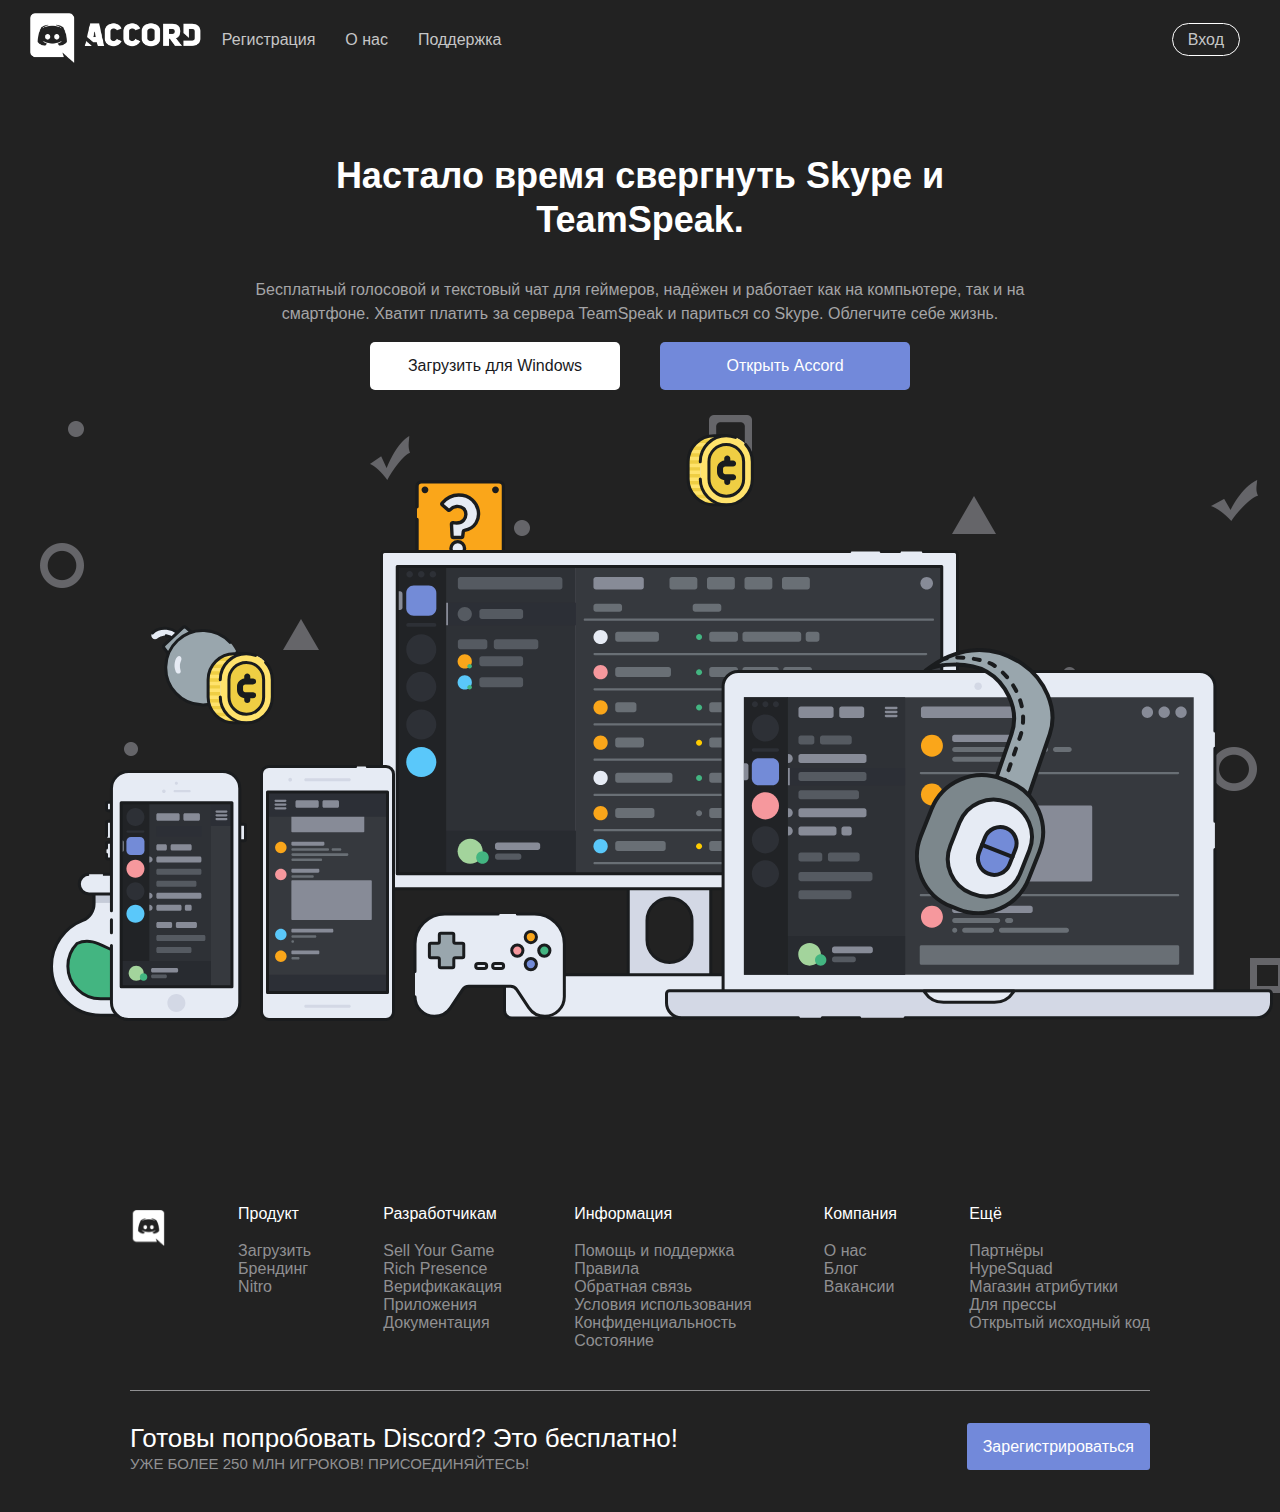
<file: index.html>
<!doctype html>
<html lang="en">
<head>
    <meta charset="UTF-8">
    <meta name="viewport"
          content="width=device-width, user-scalable=no, initial-scale=1.0, maximum-scale=1.0, minimum-scale=1.0">
    <meta http-equiv="X-UA-Compatible" content="ie=edge">
    <link rel="stylesheet" href="css/app.css">
    <link rel="stylesheet" href="https://use.fontawesome.com/releases/v5.8.1/css/all.css"
          integrity="sha384-50oBUHEmvpQ+1lW4y57PTFmhCaXp0ML5d60M1M7uH2+nqUivzIebhndOJK28anvf" crossorigin="anonymous">
    <link href="https://fonts.googleapis.com/css?family=Roboto+Condensed:300,400&amp;subset=cyrillic" rel="stylesheet"
          type='text/css'>
    <title>Main_page</title>
</head>
<body>
<main class="index_wrapper">
    <header class="global-header">
        <div class="nav_panel">
            <div class="nav_panel__child img">
                <a class="logo-container__link" title="Home" href="/index.html">
                    <img class="logo" src="img/default.png">
                </a>
            </div>
            <ul class="nav_panel__child navigation">
                <li><a href="registration.html">Регистрация</a></li>
                <li><a href="about.html">О нас</a></li>
                <li><a href="support.html">Поддержка</a></li>
            </ul>
            <div class="nav_panel__child share">
                <a class="social social-tw" href="https://twitter.com/discordapp">
                    <i class="fab fa-twitter-square"></i>
                </a>
                <a class="social social-fb" href="https://www.facebook.com/discordapp">
                    <i class="fab fa-facebook-square"></i>
                </a>
                <a class="social social-inst" href="https://www.instagram.com/discordapp/">
                    <i class="fab fa-instagram"></i>
                </a>
                <a class="button_open" href="https://discordapp.com/channels/@me">Вход</a>
            </div>

            <div id="top">
                <a class="burger" href="#">
                    <span></span>
                </a>
                <div class="mobile-menu">
                    <a href="registration.html">Регистрация</a>
                    <a href="about.html">О нас</a>
                    <a href="support.html">Поддержка</a>
                </div>

            </div>
        </div>
    </header>
    <div class="main_section">
        <div class="main main__upper">
            <h1>Настало время свергнуть Skype и TeamSpeak.</h1>
            <p>Бесплатный голосовой и текстовый чат для геймеров, надёжен и работает как на компьютере,
                так и на смартфоне. Хватит платить за сервера TeamSpeak и париться со Skype. Облегчите себе жизнь.</p>
            <div class="button_wrapper">
                <a class="button download" href="https//discordapp.com/api/download?platform=win" alt="Загрузить Accord"
                   download="">Загрузить для Windows</a>
                <a class="button open_accord" href="https://discordapp.com/login?redirect_to=%2Fchannels%2F%40me">Открыть
                    Accord</a>
                <a class="button button-mobile" href="#" alt="Загрузить Accord"
                   download="">Загрузить из Google play</a>
            </div>
        </div>
        <div class="main main__bottom">
            <!--<img src="img/elements/elements.png">-->
            <img src="img/question.svg" class="question">
            <img src="img/monitor_big.svg" class="monitor_big">
            <img src="img/mixture.svg" class="mixture">
            <img src="img/laptop.svg" class="laptop">
            <img src="img/mob1.svg" class="mob1">
            <img src="img/mob2.svg" class="mob2">
            <img src="img/joystick.svg" class="joystick">
            <img src="img/earphones.svg" class="earphones">
            <img src="img/bomb.svg" class="bomb">
            <img src="img/coin.svg" class="coin_left">
            <img src="img/coin.svg" class="coin_right">
        </div>
    </div>
    <footer class="global-footer">
        <div class="footer_upper">
            <a class="footer_upper_child mini" href="#">
                <img class="minilogo" src="img/mini.png">
            </a>
            <div class="footer_upper_child product"><p>Продукт</p>
                <a href="#">Загрузить</a>
                <a href="#">Брендинг</a>
                <a href="#">Nitrо</a>
            </div>
            <div class="footer_upper_child developers"><p>Разработчикам</p>
                <a href="#">Sell Your Game</a>
                <a href="#">Rich Presence</a>
                <a href="#">Верификакация</a>
                <a href="#">Приложения</a>
                <a href="#">Документация</a>
            </div>
            <div class="footer_upper_child information"><p>Информация</p>
                <a href="/support.html">Помощь и поддержка</a>
                <a href="#">Правила</a>
                <a href="#">Обратная связь</a>
                <a href="#">Условия использования</a>
                <a href="#">Конфиденциальность</a>
                <a href="#">Состояние</a>
            </div>
            <div class="footer_upper_child company"><p>Компания</p>
                <a href="about.html">О нас</a>
                <a href="#">Блог</a>
                <a href="#">Вакансии</a>
            </div>
            <div class="footer_upper_child else"><p>Ещё</p>
                <a href="#">Партнёры</a>
                <a href="#">HypeSquad</a>
                <a href="#">Магазин атрибутики</a>
                <a href="#">Для прессы</a>
                <a href="#">Открытый исходный код</a>
            </div>
        </div>
        <div class="footer_bottom">
            <div class="footer_bottom_text">
                <h2 class="readyToJoin">Готовы попробовать Discord? Это бесплатно!</h2>
                <h3 class="joinOtherPlayers">УЖЕ БОЛЕЕ 250 МЛН ИГРОКОВ! ПРИСОЕДИНЯЙТЕСЬ!</h3>
            </div>
            <a class="button_registration" href="registration.html">Зарегистрироваться</a>
        </div>
    </footer>
</main>
</body>
<script
        src="https://code.jquery.com/jquery-3.4.0.slim.js"
        integrity="sha256-milezx5lakrZu0OP9b2QWFy1ft/UEUK6NH1Jqz8hUhQ="
        crossorigin="anonymous"></script>
<script src="js/script.js"></script>
</html>
</file>
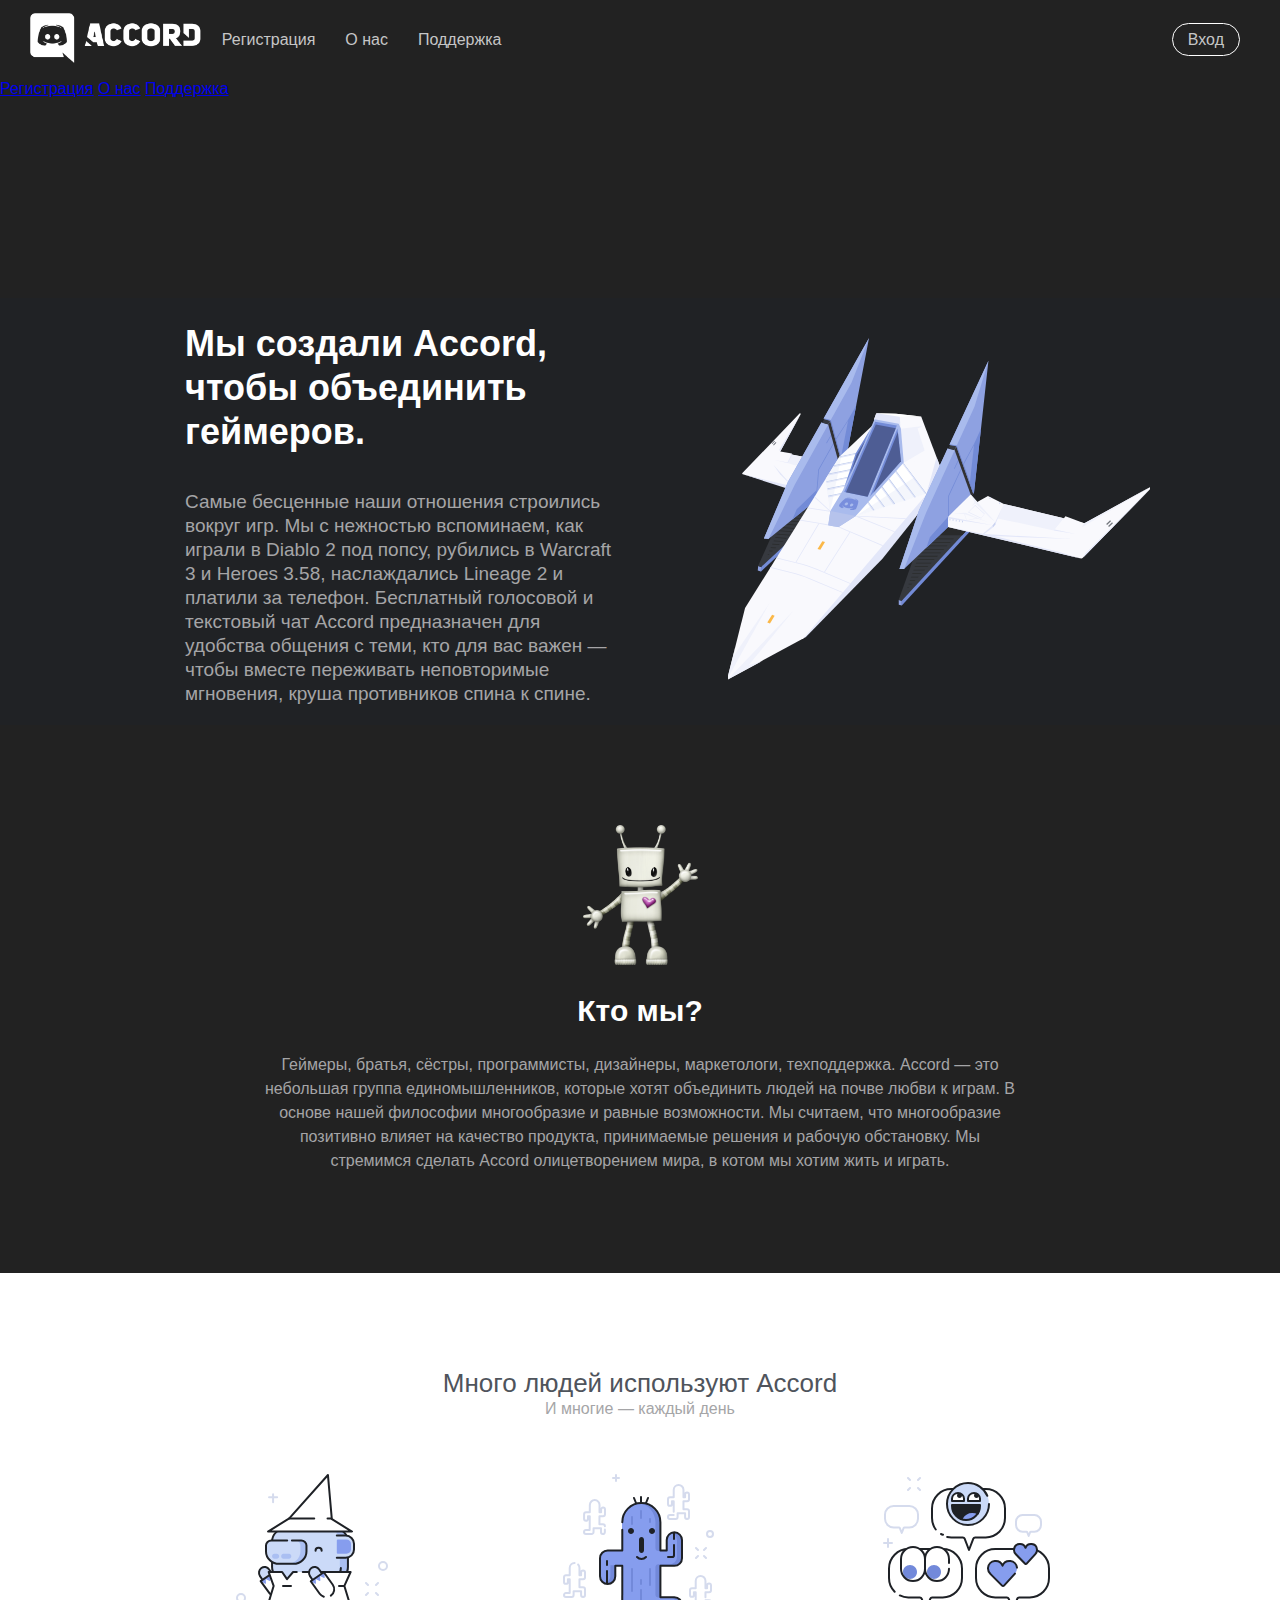
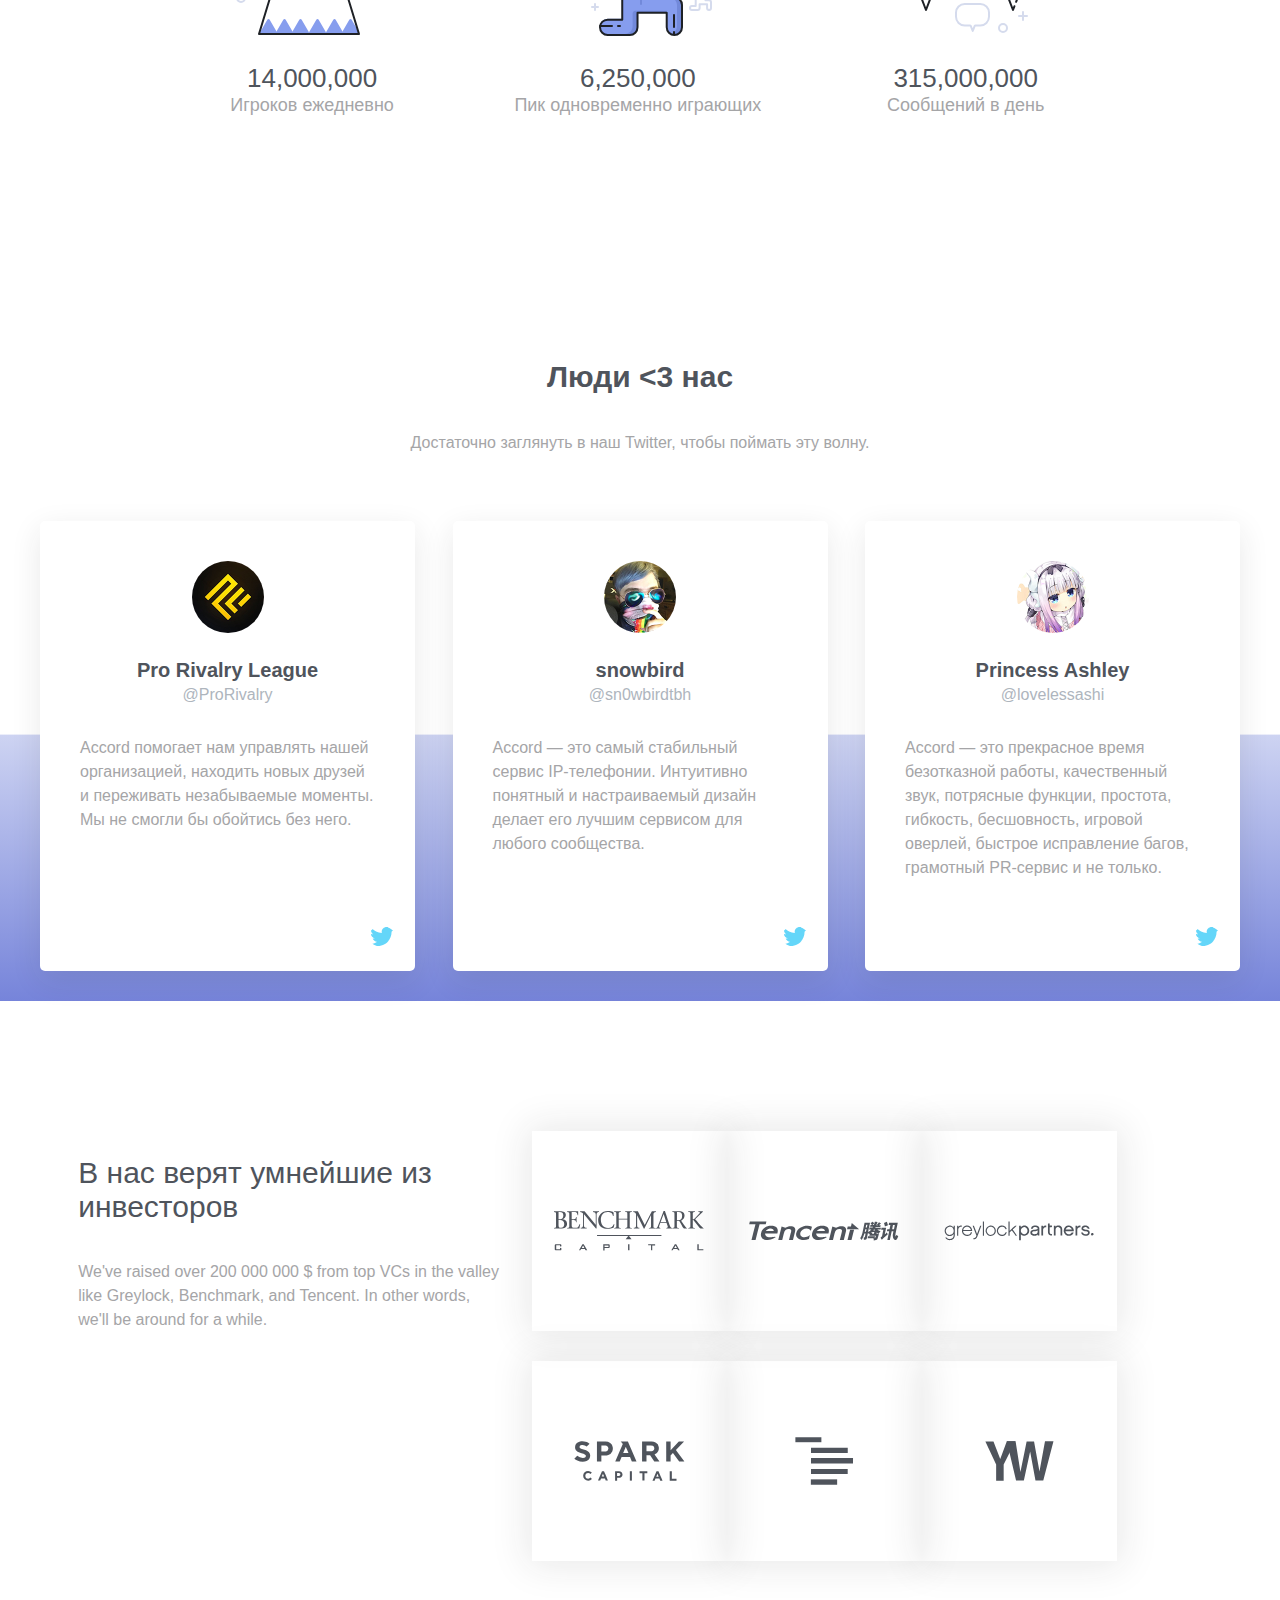
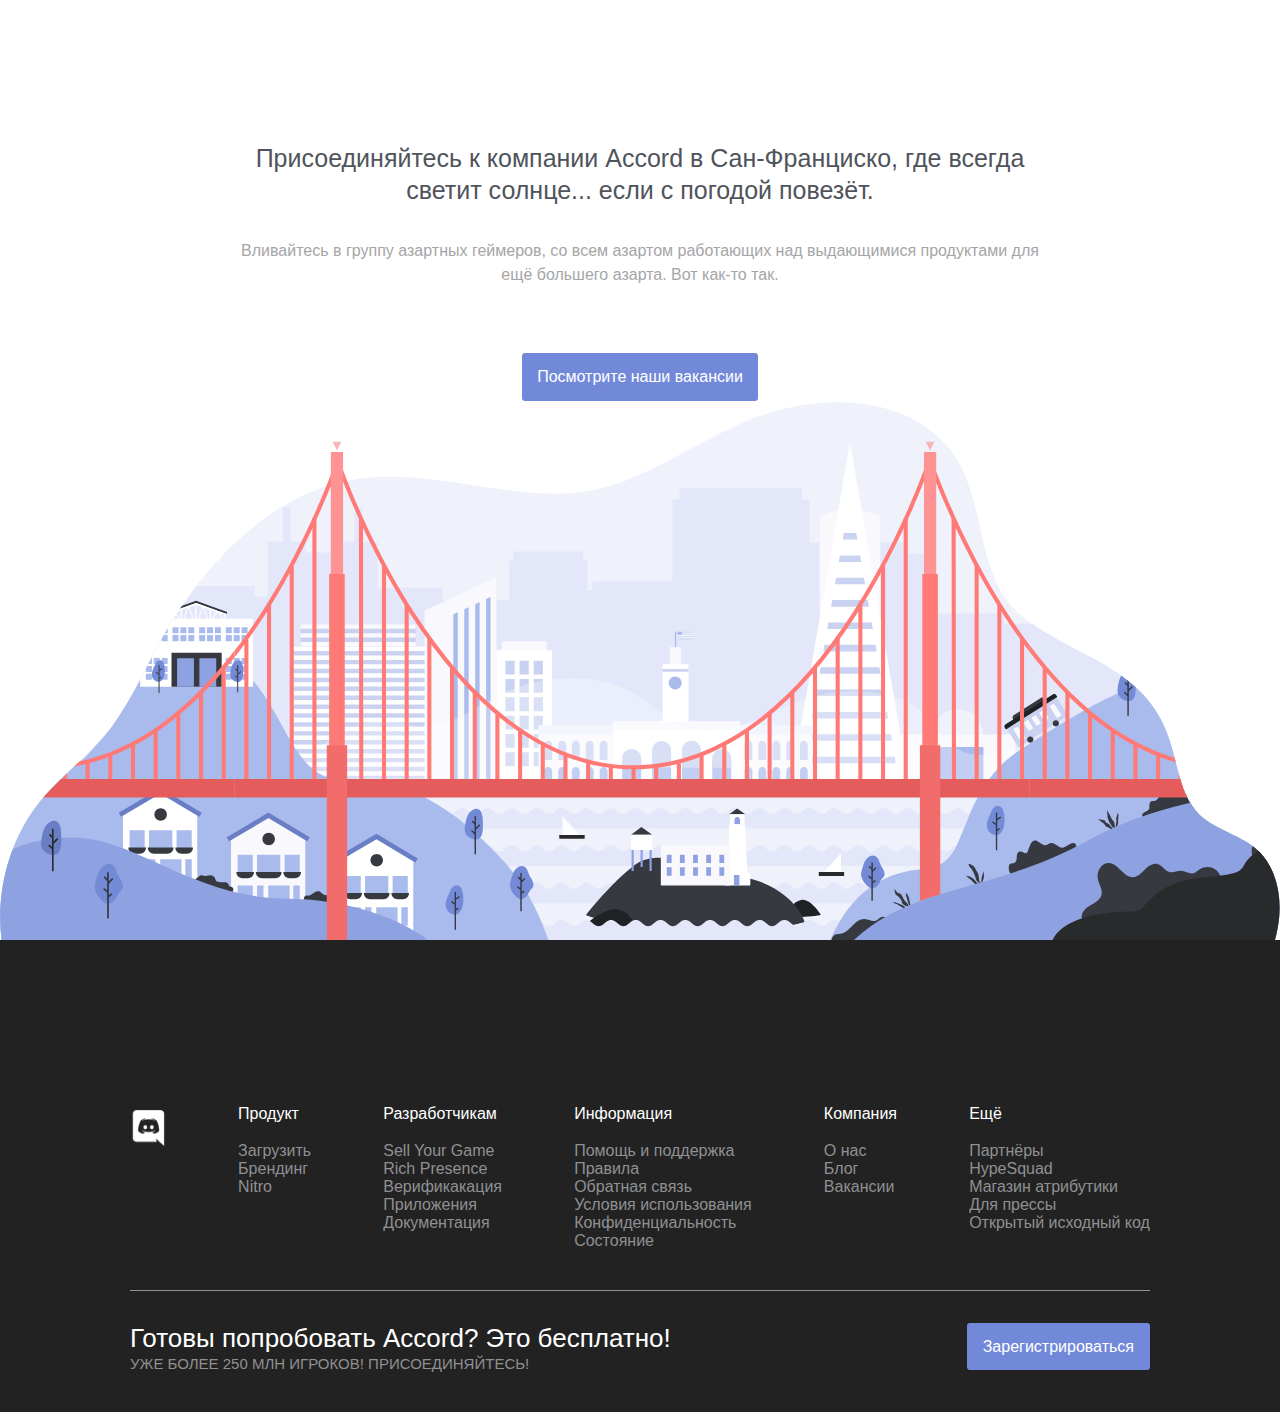
<file: about.html>
<!doctype html>
<html lang="en">
<head>
    <meta charset="UTF-8">
    <meta name="viewport"
          content="width=device-width, user-scalable=no, initial-scale=1.0, maximum-scale=1.0, minimum-scale=1.0">
    <meta http-equiv="X-UA-Compatible" content="ie=edge">
    <link rel="stylesheet" href="css/app.css">
    <link rel="stylesheet" href="https://use.fontawesome.com/releases/v5.8.1/css/all.css"
          integrity="sha384-50oBUHEmvpQ+1lW4y57PTFmhCaXp0ML5d60M1M7uH2+nqUivzIebhndOJK28anvf" crossorigin="anonymous">
    <link href="https://fonts.googleapis.com/css?family=Roboto+Condensed:300,400&amp;subset=cyrillic" rel="stylesheet"
          type='text/css'>
    <title>About_us</title>
</head>
<body>
<main class="about_wrapper">
    <div class="square"></div>
    <header class="global-header">
        <div class="nav_panel">
            <div class="nav_panel__child img">
                <a class="logo-container__link" title="Home" href="/index.html">
                    <img class="logo" src="img/default.png">
                </a>
            </div>
            <ul class="nav_panel__child navigation">
                <li><a href="registration.html">Регистрация</a></li>
                <li><a href="about.html">О нас</a></li>
                <li><a href="support.html">Поддержка</a></li>
            </ul>
            <div class="nav_panel__child share">
                <a class="social social-tw" href="https://twitter.com/discordapp">
                    <i class="fab fa-twitter-square"></i>
                </a>
                <a class="social social-fb" href="https://www.facebook.com/discordapp">
                    <i class="fab fa-facebook-square"></i>
                </a>
                <a class="social social-inst" href="https://www.instagram.com/discordapp/">
                    <i class="fab fa-instagram"></i>
                </a>
                <a class="button_open" href="https://discordapp.com/channels/@me">Вход</a>
            </div>
        </div>
        <div id="top">
            <a class="burger" href="#">
                <span></span>
            </a>
            <div class="mobile-menu">
                <a href="registration.html">Регистрация</a>
                <a href="about.html">О нас</a>
                <a href="support.html">Поддержка</a>
            </div>

        </div>
    </header>
    <div class="what_for_section">
        <div class="what_for_wrapper">
            <div class="what_for_text">
                <h1>Мы создали Accord, чтобы объединить геймеров.</h1>
                <p> Самые бесценные наши отношения строились вокруг игр.
                    Мы с нежностью вспоминаем, как играли в Diablo 2 под попсу, рубились в Warcraft 3 и Heroes 3.58,
                    наслаждались Lineage 2 и платили за телефон.
                    Бесплатный голосовой и текстовый чат Accord предназначен для удобства общения с теми,
                    кто для вас важен — чтобы вместе переживать неповторимые мгновения, круша противников спина к
                    спине.</p>
            </div>
            <div><img src="img/plain.svg" alt="plain"></div>
        </div>
    </div>
    <div class="who_we_are">
        <div class="who_we_are_wrapper">
            <div><img src="img/robot1.png" alt="robot"></div>
            <div class="who_we_are_text">
                <h2>Кто мы?</h2>
                <p> Геймеры, братья, сёстры, программисты, дизайнеры, маркетологи,
                    техподдержка. Accord — это небольшая группа единомышленников, которые
                    хотят объединить людей на почве любви к играм. В основе нашей философии
                    многообразие и равные возможности. Мы считаем, что многообразие позитивно
                    влияет на качество продукта, принимаемые решения и рабочую обстановку. Мы
                    стремимся сделать Accord олицетворением мира, в котом мы хотим жить и
                    играть.</p>
            </div>
        </div>
    </div>
    <div class="how_many">
        <div class="how_many_wrapper">
            <div class="how_many_text">
                <h3>Много людей используют Accord</h3>
                <p> И многие — каждый день</p>
            </div>
            <div class="how_many_statistic">
                <div class="statistic_child players">
                    <img src="img/dwarf.svg" alt="dwarf">
                    <h3>14,000,000</h3>
                    <p>Игроков ежедневно</p>
                </div>
                <div class="statistic_child pik">
                    <img src="img/cactus.svg" alt="cactus">
                    <h3>6,250,000</h3>
                    <p>Пик одновременно играющих</p>
                </div>
                <div class="statistic_child messages">
                    <img src="img/messages.svg" alt="messages">
                    <h3>315,000,000</h3>
                    <p>Сообщений в день</p>
                </div>
            </div>
        </div>
    </div>
    <div class="reviews">
        <div class="reviews_wrapper">
            <div class="reviews_text">
                <h2>Люди <3 нас</h2>
                <p> Достаточно заглянуть в наш Twitter, чтобы поймать эту волну.</p>
            </div>
            <div class="feedback">
                <div class="feedback_child first">
                    <img src="img/avatars/first.jpg" alt="ProRivalry">
                    <h4>Pro Rivalry League</h4>
                    <div class="user_name">@ProRivalry</div>
                    <p>Accord помогает нам управлять нашей организацией,
                        находить новых друзей и переживать незабываемые моменты.
                        Мы не смогли бы обойтись без него.</p>
                    <a class="tweetLink" href="https://twitter.com/ProRivalry/status/864916530286411776"
                       target="_blank">
                        <img src="img/twitter_blue.svg" alt="Twitter">
                    </a>
                </div>
                <div class="feedback_child second">
                    <img src="img/avatars/second.jpg" alt="snowbird">
                    <h4>snowbird</h4>
                    <div class="user_name">@sn0wbirdtbh</div>
                    <p>Accord — это самый стабильный сервис IP-телефонии.
                        Интуитивно понятный и настраиваемый дизайн делает его лучшим сервисом
                        для любого сообщества.</p>
                    <a class="tweetLink" href="https://twitter.com/snowbirdtbh/status/864934396373151745"
                       target="_blank">
                        <img src="img/twitter_blue.svg" alt="Twitter">
                    </a>
                </div>
                <div class="feedback_child third">
                    <img src="img/avatars/third.jpg" alt="Princess Ashley">
                    <h4>Princess Ashley</h4>
                    <div class="user_name">@lovelessashi</div>
                    <p>Accord — это прекрасное время безотказной работы, качественный звук,
                        потрясные функции, простота, гибкость, бесшовность, игровой оверлей,
                        быстрое исправление багов, грамотный PR-сервис и не только.</p>
                    <a class="tweetLink" href="https://twitter.com/lovelessashi/status/864953511850594304"
                       target="_blank">
                        <img src="img/twitter_blue.svg" alt="Twitter">
                    </a>
                </div>
            </div>
        </div>
        <!--        <div class="leave_it_here">-->
        <!--            <h3>Мы просто оставим это здесь...</h3>-->
        <!--        </div>-->
        <!--        <div class="quotes">-->
        <!--            <div class="quotes_child streamer">-->
        <!--                <p>«Accord реально жгут во всём — от технологий до команды. Не терпится увидеть, что будет дальше».</p>-->
        <!--                <div>ВЕДУЩИЙ СТРИМЕР TWITCH</div>-->
        <!--                <div>LIRIK</div>-->
        <!--            </div>-->
        <!--            <div class="quotes_child moderator">-->
        <!--                <p>«Наше тесное сообщество сложилось благодаря Accord —-->
        <!--                    это был идеальный инструмент для нашего сплочения».</p>-->
        <!--                <div>МОДЕРАТОР /R/OVERWATCH</div>-->
        <!--                <div>WHYTRO</div>-->
        <!--            </div>-->
        <!--            <div class="quotes_child mashable">-->
        <!--                <p>«Accord приобретает всё больший вес. С ним стоит познакомиться,-->
        <!--                    если вы ищете новые способы связи с сообществами ваших любимых игр».</p>-->
        <!--                <div>MASHABLE</div>-->
        <!--                <div>ADAM ROSENBERG</div>-->
        <!--            </div>-->
        <!--        </div>-->
    </div>

    <div class="investors">
        <div class="investors_wrapper">
            <div class="investors_text">
                <h2>В нас верят умнейшие из инвесторов</h2>
                <p> We've raised over 200 000 000 $ from top
                    VCs in the valley like Greylock, Benchmark, and Tencent.
                    In other words, we'll be around for a while.</p>
            </div>
            <div class="investors_name">
                <div class="investors_name_child benchmark">
                    <a href="http://www.benchmark.com/">
                        <img src="img/elements/benchmark.svg" alt="benchmark">
                    </a>
                </div>
                <div class="investors_name_child tencent">
                    <a href="https://www.tencent.com/zh-cn/index.html">
                        <img src="img/elements/tencent.svg" alt="tencent">
                    </a>
                </div>
                <div class="investors_name_child greylock">
                    <a href="https://www.greylock.com/">
                        <img src="img/elements/greylock.svg" alt="greylock">
                    </a>
                </div>
                <div class="investors_name_child sparkcapital">
                    <a href="https://www.sparkcapital.com/">
                        <img src="img/elements/spark.svg" alt="sparkcapital">
                    </a>
                </div>
                <div class="investors_name_child indexventures">
                    <a href="https://www.indexventures.com/">
                        <img src="img/elements/indexventures.svg" alt="indexventures">
                    </a>
                </div>
                <div class="investors_name_child youwebinc">
                    <a href="https://www.youwebinc.com/">
                        <img src="img/elements/youwebinc.svg" alt="youwebinc">
                    </a>
                </div>
            </div>
        </div>
    </div>

    <div class="joinAccord">
        <div class="joinAccord_wrapper">
            <div class="joinAccord_text">
                <h2>Присоединяйтесь к компании Accord в Сан-Франциско, где всегда светит солнце...
                    если с погодой повезёт.</h2>
                <p> Вливайтесь в группу азартных геймеров, со всем азартом работающих над выдающимися
                    продуктами для ещё большего азарта. Вот как-то так.</p>
            </div>
            <div class="joinAccord_vacancies">
                <a href="#">Посмотрите наши вакансии</a>
            </div>
            <img src="img/bridge.svg">
        </div>
    </div>
    <footer class="global-footer">
        <div class="footer_upper">
            <a class="footer_upper_child mini" href="/index.html">
                <img class="minilogo" src="img/mini.png">
            </a>
            <div class="footer_upper_child product"><p>Продукт</p>
                <a href="#">Загрузить</a>
                <a href="#">Брендинг</a>
                <a href="#">Nitrо</a>
            </div>
            <div class="footer_upper_child developers"><p>Разработчикам</p>
                <a href="#">Sell Your Game</a>
                <a href="#">Rich Presence</a>
                <a href="#">Верификакация</a>
                <a href="#">Приложения</a>
                <a href="#">Документация</a>
            </div>
            <div class="footer_upper_child information"><p>Информация</p>
                <a href="support.html">Помощь и поддержка</a>
                <a href="#">Правила</a>
                <a href="#">Обратная связь</a>
                <a href="#">Условия использования</a>
                <a href="#">Конфиденциальность</a>
                <a href="#">Состояние</a>
            </div>
            <div class="footer_upper_child company"><p>Компания</p>
                <a href="about.html">О нас</a>
                <a href="#">Блог</a>
                <a href="#">Вакансии</a>
            </div>
            <div class="footer_upper_child else"><p>Ещё</p>
                <a href="#">Партнёры</a>
                <a href="#">HypeSquad</a>
                <a href="#">Магазин атрибутики</a>
                <a href="#">Для прессы</a>
                <a href="#">Открытый исходный код</a>
            </div>
        </div>
        <div class="footer_bottom">
            <div class="footer_bottom_text">
                <h2 class="readyToJoin">Готовы попробовать Accord? Это бесплатно!</h2>
                <h3 class="joinOtherPlayers">УЖЕ БОЛЕЕ 250 МЛН ИГРОКОВ! ПРИСОЕДИНЯЙТЕСЬ!</h3>
            </div>
            <a class="button_registration ghost" href="registration.html">Зарегистрироваться</a>
        </div>
    </footer>
</main>
<script
        src="https://code.jquery.com/jquery-3.4.0.slim.js"
        integrity="sha256-milezx5lakrZu0OP9b2QWFy1ft/UEUK6NH1Jqz8hUhQ="
        crossorigin="anonymous"></script>
<script src="../js/script.js"></script>
</body>
</html>
</file>
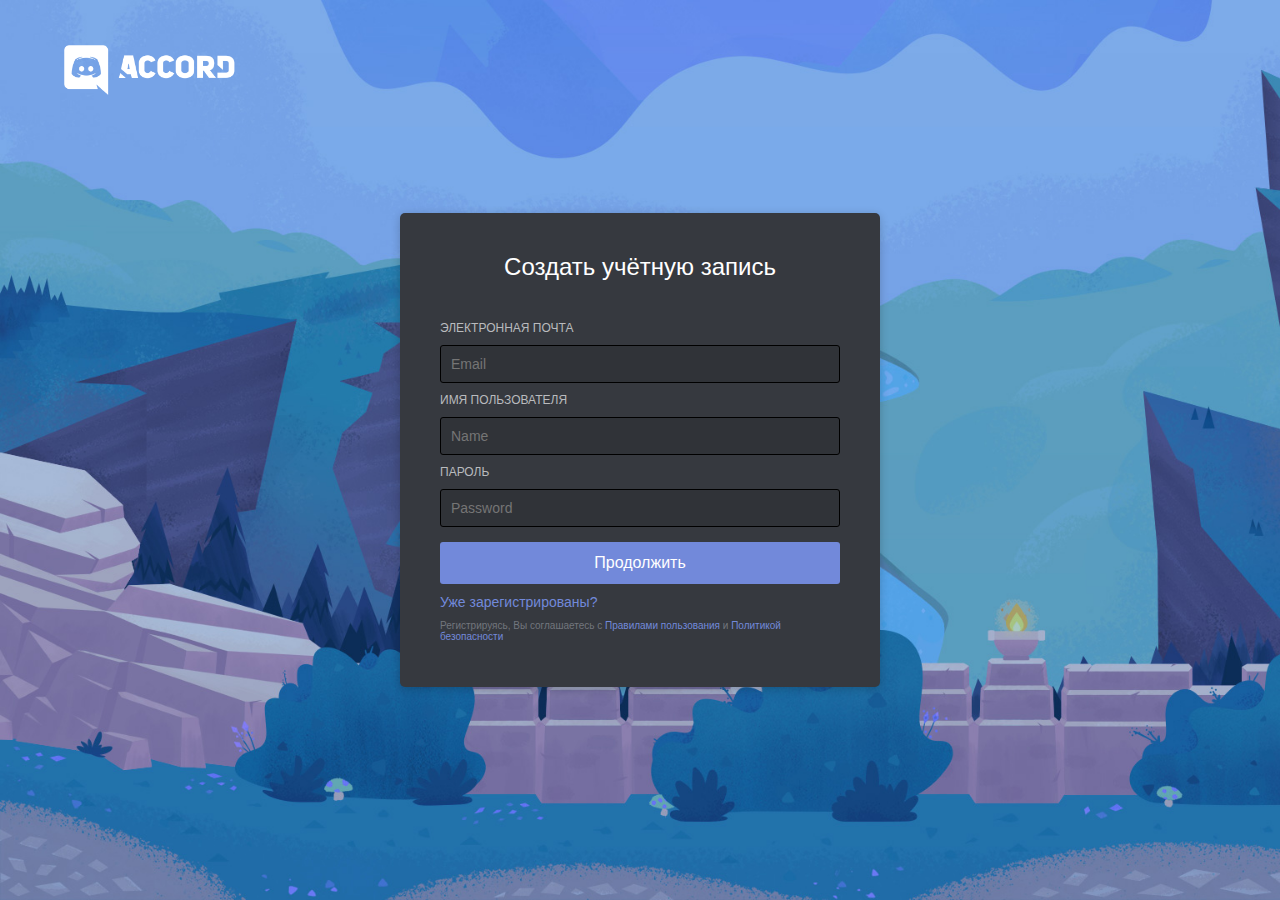
<file: registration.html>
<!DOCTYPE html>
<html lang="en">
<head>
    <meta charset="UTF-8">
    <title>Restration</title>
    <meta name="viewport"
          content="width=device-width, user-scalable=no, initial-scale=1.0, maximum-scale=1.0, minimum-scale=1.0">
    <meta http-equiv="X-UA-Compatible" content="ie=edge">
    <link rel="stylesheet" href="css/app.css">
    <link rel="stylesheet" href="https://use.fontawesome.com/releases/v5.8.1/css/all.css"
          integrity="sha384-50oBUHEmvpQ+1lW4y57PTFmhCaXp0ML5d60M1M7uH2+nqUivzIebhndOJK28anvf" crossorigin="anonymous">
    <link href="https://fonts.googleapis.com/css?family=Roboto+Condensed:300,400&amp;subset=cyrillic" rel="stylesheet"
          type='text/css'>
</head>
<body>
<main class="registration-wrapper">
    <div class="logo-block">
        <a href="index.html">
            <img class="logo-block__img" src="img/default.png">
        </a>
    </div>
    <div class="registration">
        <form action="#" method="post" class="registration-form">
            <h2 class="registration-form__title">Создать учётную запись</h2>
            <label class="registration-form__label" for="email">Электронная почта</label>
            <input class="registration-form__input" type="email" name="email" id="email" placeholder="Email">
            <label class="registration-form__label" for="name"> Имя пользователя</label>
            <input class="registration-form__input" type="text" name="name" id="name" placeholder="Name">
            <label class="registration-form__label" for="password">Пароль</label>
            <input class="registration-form__input" type="password" name="password" id="password"
                   placeholder="Password">
            <input class="registration-form__input_submit " type="submit" value="Продолжить">
            <a class="registration-form__link" href="#">Уже зарегистрированы?</a>
            <span class="registration-form__terms">Регистрируясь, Вы соглашаетесь с
                         <a class="registration-form__link span-link" href="#">Правилами пользования</a> и 
                         <a class="registration-form__link span-link" href="#">Политикой безопасности</a>
                    </span>
        </form>
    </div>
</main>
</body>
</html>
</file>
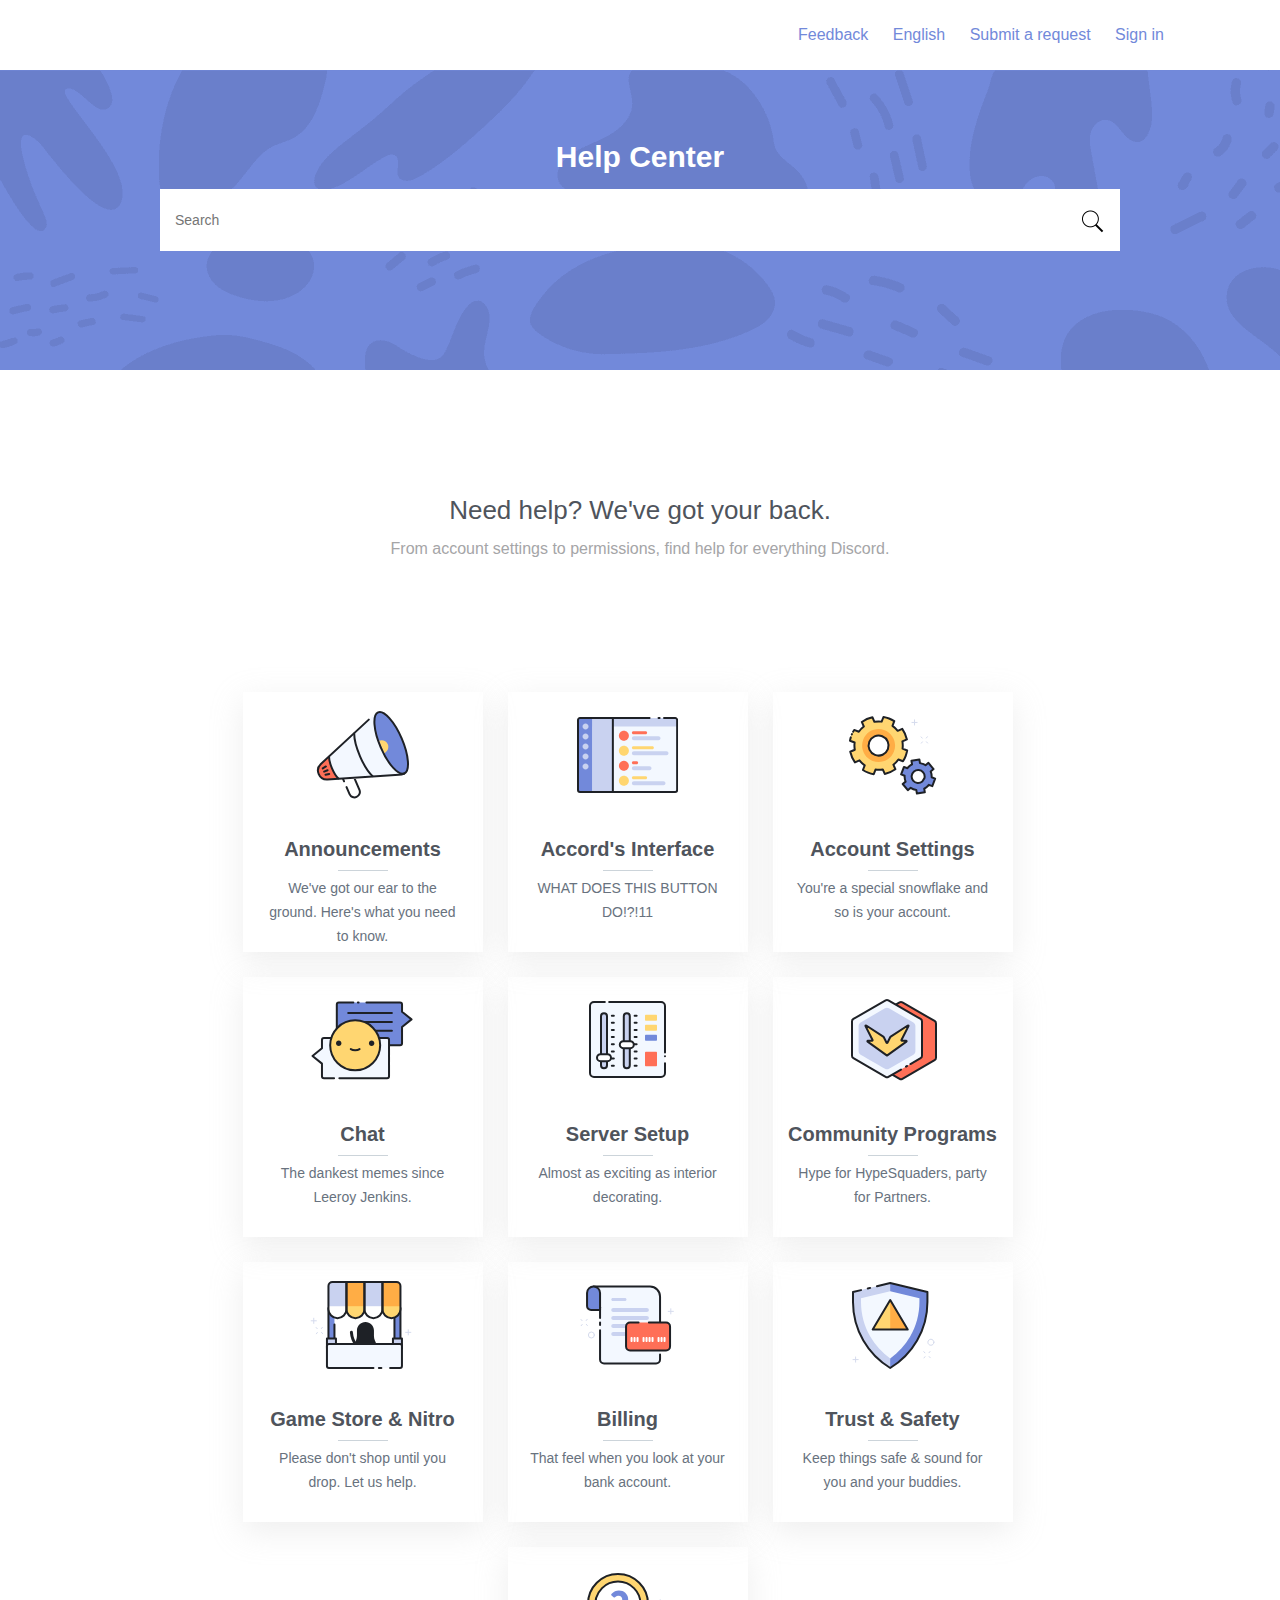
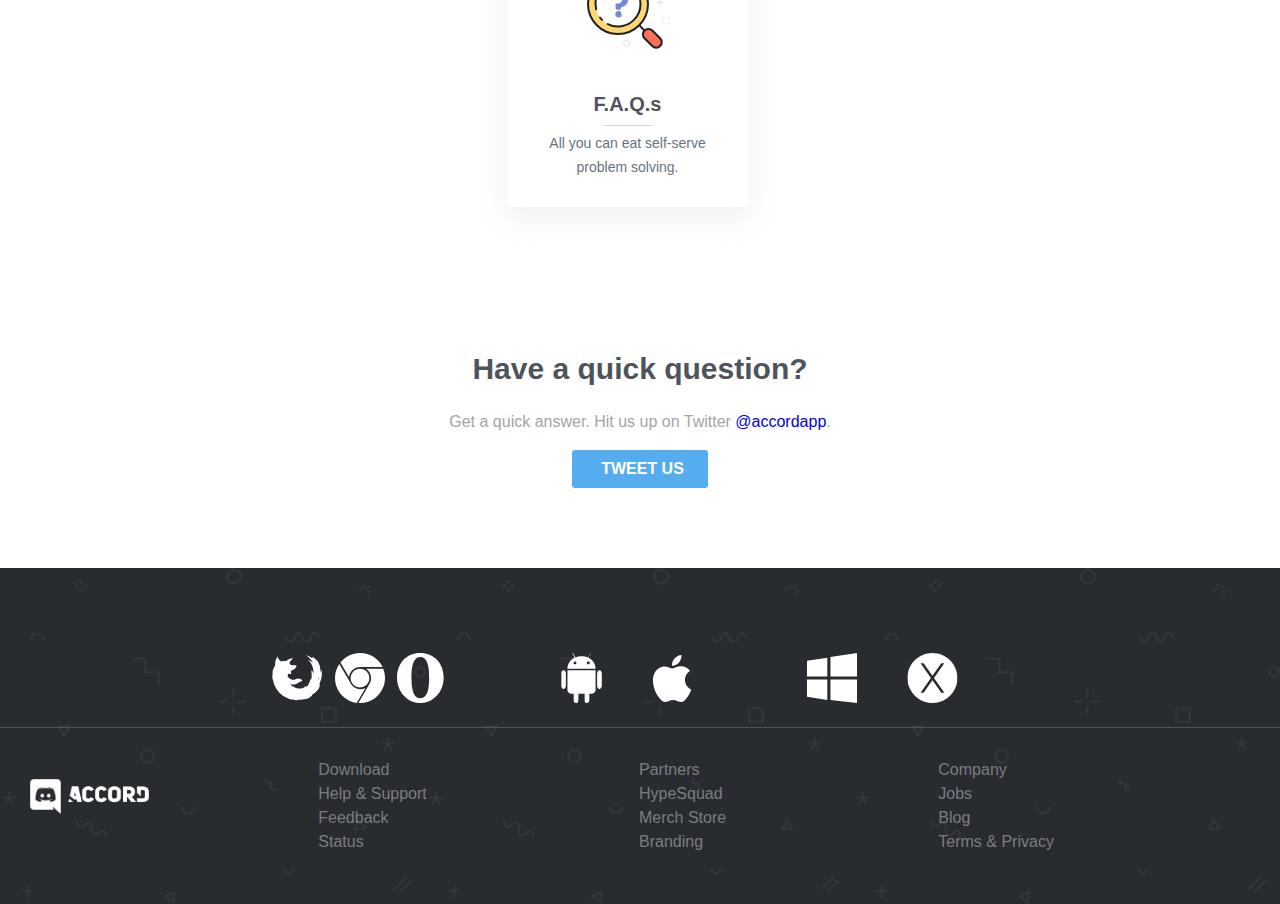
<file: support.html>
<!DOCTYPE html>
<html lang="en">
<head>
    <meta charset="UTF-8">
    <meta name="viewport"
          content="width=device-width, user-scalable=no, initial-scale=1.0, maximum-scale=1.0, minimum-scale=1.0">
    <meta http-equiv="X-UA-Compatible" content="ie=edge">
    <link rel="stylesheet" href="css/app.css">
    <link rel="stylesheet" href="https://use.fontawesome.com/releases/v5.8.1/css/all.css"
          integrity="sha384-50oBUHEmvpQ+1lW4y57PTFmhCaXp0ML5d60M1M7uH2+nqUivzIebhndOJK28anvf" crossorigin="anonymous">
    <link href="https://fonts.googleapis.com/css?family=Roboto+Condensed:300,400&amp;subset=cyrillic" rel="stylesheet"
          type='text/css'>
    <title>Support</title>
</head>
<body>
<main class="support_wrapper">
    <header>
        <div class="header">
            <div class="header_wrapper">
                <div class="logo-container">
                    <a class="logo-container__link" title="Home" href="/index.html">
                        <img class="logo-container__img" src="/img/mini.png" alt="Accord home page">
                    </a>
                </div>
                <div class="navigation">
                    <a class="navigation__link" href="#" alt="Feedback">Feedback</a>
                    <a class="navigation__link" href="#" alt="English">English</a>
                    <a class="navigation__link" href="#" alt="Submit a request"> Submit a request</a>
                    <a class="navigation__link" href="#" alt="Sign in">Sign in</a>
                </div>
            </div>
        </div>
    </header>
    <section class="help-center">
        <div class="help-center_wrapper">
            <h2>Help Center</h2>
            <form class="search-form">
                <input type="search" placeholder="Search">
                <button type="submit"></button>
            </form>
        </div>
    </section>
    <section class="need-help">
        <h3>Need help? We've got your back.</h3>
        <p>From account settings to permissions, find help for everything Discord.</p>
    </section>
    <section class="blocks_wrapper">
        <div class="blocks">
            <a href="#" class="blocks__link">
                <div class="blocks__child announcements">
                    <img src="img/blocks/announcement.svg" alt="announcements">
                    <h4>Announcements</h4>
                    <hr>
                    <p>We've got our ear to the ground. Here's what you need to know.</p>
                </div>
            </a>
            <a href="#" class="blocks__link">
                <div class="blocks__child interface">
                    <img src="img/blocks/interface.svg" alt="interface">
                    <h4>Accord's Interface</h4>
                    <hr>
                    <p>WHAT DOES THIS BUTTON DO!?!11</p>
                </div>
            </a>
            <a href="#" class="blocks__link">
                <div class="blocks__child settings">
                    <img src="img/blocks/settings.svg" alt="settings">
                    <h4>Account Settings</h4>
                    <hr>
                    <p>You're a special snowflake and so is your account.</p>
                </div>
            </a>
            <a href="#" class="blocks__link">
                <div class="blocks__child chat">
                    <img src="img/blocks/chat.svg" alt="chat">
                    <h4>Chat</h4>
                    <hr>
                    <p>The dankest memes since Leeroy Jenkins.</p>
                </div>
            </a>
            <a href="#" class="blocks__link">
                <div class="blocks__child setup">
                    <img src="img/blocks/setup.svg" alt="setup">
                    <h4>Server Setup</h4>
                    <hr>
                    <p>Almost as exciting as interior decorating.</p>
                </div>
            </a>
            <a href="#" class="blocks__link">
                <div class="blocks__child programs">
                    <img src="img/blocks/community.svg" alt="programs">
                    <h4>Community Programs</h4>
                    <hr>
                    <p>Hype for HypeSquaders, party for Partners.</p>
                </div>
            </a>
            <a href="#" class="blocks__link">
                <div class="blocks__child store">
                    <img src="img/blocks/store.svg" alt="store">
                    <h4>Game Store & Nitro</h4>
                    <hr>
                    <p>Please don't shop until you drop. Let us help.</p>
                </div>
            </a>
            <a href="#" class="blocks__link">
                <div class="blocks__child billing">
                    <img src="img/blocks/billing.svg" alt="billing">
                    <h4>Billing</h4>
                    <hr>
                    <p>That feel when you look at your bank account.</p>
                </div>
            </a>
            <a href="#" class="blocks__link">
                <div class="blocks__child trust">
                    <img src="img/blocks/trust.svg" alt="trust">
                    <h4>Trust & Safety</h4>
                    <hr>
                    <p>Keep things safe & sound for you and your buddies.</p>
                </div>
            </a>
            <a href="#" class="blocks__link">
                <div class="blocks__child faq">
                    <img src="img/blocks/faq.svg" alt="faq">
                    <h4>F.A.Q.s</h4>
                    <hr>
                    <p>All you can eat self-serve problem solving.</p>
                </div>
            </a>
        </div>
    </section>
    <section class="tweet-us">
        <h2>Have a quick question?</h2>
        <p>Get a quick answer. Hit us up on Twitter <a href="#">@accordapp</a>.</p>
        <a href="#">
            <div class="twitter-btn">
                <i class="fab fa-twitter"></i>
                Tweet Us
            </div>
        </a>
    </section>
    <footer>
        <div class="footer">
            <div class="footer_wrapper">
                <div class="footer_wrapper__upper_child">
                    <a class="footer_wrapper__upper_child__link" href="registration.html" alt="PC">
                        <img src="/img/devices/browsers.svg">
                    </a>
                    <a class="footer_wrapper__upper_child__link" href="#" alt="Android">
                        <img src="/img/devices/android.svg">
                    </a>
                    <a class="footer_wrapper__upper_child__link" href="#" alt="Apple">
                        <img src="/img/devices/mac.svg">
                    </a>
                    <a class="footer_wrapper__upper_child__link" href="#" alt="Windows">
                        <img src="/img/devices/win.svg">
                    </a>
                    <a class="footer_wrapper__upper_child__link" href="#" alt="OSX">
                        <img src="/img/devices/x.svg">
                    </a>
                </div>

                <div class="footer_wrapper__bottom">
                    <div class="footer-logo-container">
                        <a class="footer-logo-container__link" title="Home" href="/index.html">
                            <img class="footer-logo-container__img" src="/img/default.png" alt="Accord home page">
                        </a>
                    </div>
                    <div class="footer_wrapper__bottom_child first">
                        <a href="#">Download</a>
                        <a href="#">Help & Support</a>
                        <a href="#">Feedback</a>
                        <a href="#">Status</a>
                    </div>
                    <div class="footer_wrapper__bottom_child second">
                        <a href="#">Partners</a>
                        <a href="#">HypeSquad</a>
                        <a href="#">Merch Store</a>
                        <a href="#">Branding</a>
                    </div>
                    <div class="footer_wrapper__bottom_child third">
                        <a href="/support.html">Company</a>
                        <a href="#">Jobs </a>
                        <a href="#">Blog</a>
                        <a href="#">Terms & Privacy</a>
                    </div>
                </div>
            </div>
        </div>
    </footer>
</main>
<script
        src="https://code.jquery.com/jquery-3.4.0.slim.js"
        integrity="sha256-milezx5lakrZu0OP9b2QWFy1ft/UEUK6NH1Jqz8hUhQ="
        crossorigin="anonymous"></script>
<script src="../js/script.js"></script>
</body>
</html>
</file>
<file: css/app.css>
.global-header .nav_panel .navigation, .about_wrapper .what_for_section, .about_wrapper .who_we_are, .about_wrapper .how_many, .about_wrapper .investors, .about_wrapper .investors_name_child, .about_wrapper .investors_name_child a, .support_wrapper .help-center, .support_wrapper .blocks, .support_wrapper .footer_wrapper__upper_child {
  display: flex;
  justify-content: center;
  align-items: center; }

.global-footer, .index_wrapper .main_section, .index_wrapper .main__upper, .about_wrapper .what_for_wrapper .what_for_text, .about_wrapper .who_we_are_wrapper, .about_wrapper .who_we_are_text, .about_wrapper .how_many_wrapper, .about_wrapper .how_many_text, .about_wrapper .statistic_child, .about_wrapper .reviews, .about_wrapper .reviews_wrapper, .about_wrapper .reviews_text, .about_wrapper .joinAccord_wrapper, .registration-wrapper, .support_wrapper .help-center_wrapper, .support_wrapper .need-help {
  display: flex;
  justify-content: center;
  align-items: center;
  flex-direction: column; }

.global-footer .footer_upper, .global-footer .footer_bottom, .index_wrapper .main__upper .button_wrapper, .about_wrapper .what_for_wrapper, .about_wrapper .feedback, .support_wrapper .header_wrapper {
  display: flex;
  justify-content: space-between;
  align-items: center; }

.about_wrapper .how_many_statistic, .support_wrapper .footer_wrapper__bottom {
  display: flex;
  justify-content: space-around;
  align-items: center; }

.about_wrapper .investors_wrapper {
  display: flex;
  justify-content: center;
  align-items: flex-start; }

html, body {
  box-sizing: border-box;
  margin: 0px;
  padding: 0px;
  font-family: 'Roboto', sans-serif;
  background: #222222;
  color: white; }

.global-header {
  color: #fff;
  width: 100%; }
  .global-header .nav_panel {
    display: flex;
    padding: 0 30px;
    height: 80px;
    align-items: center; }
    .global-header .nav_panel__child .logo {
      height: 50px;
      width: auto; }
    .global-header .nav_panel .navigation {
      list-style-type: none;
      padding: 0;
      margin-left: 10px;
      justify-content: flex-start; }
      @media (max-width: 768px) {
        .global-header .nav_panel .navigation {
          display: none; } }
      .global-header .nav_panel .navigation li {
        margin-right: 30px; }
        .global-header .nav_panel .navigation li a {
          text-decoration: none;
          display: block;
          color: #C6C6C7; }
          .global-header .nav_panel .navigation li a:hover {
            color: #ffffff; }
    .global-header .nav_panel .share {
      margin-left: auto; }
      .global-header .nav_panel .share a {
        text-decoration: none;
        color: #C6C6C7;
        margin-right: 10px; }
        .global-header .nav_panel .share a:hover {
          color: #ffffff; }
      @media (max-width: 768px) {
        .global-header .nav_panel .share {
          display: none; } }
    .global-header .nav_panel .button_open {
      text-decoration: none;
      border: 1px solid white;
      border-radius: 25px;
      padding: 7px 15px; }
      .global-header .nav_panel .button_open font {
        size: 10px; }
      @media (max-width: 768px) {
        .global-header .nav_panel .button_open {
          display: none; } }
    .global-header .nav_panel .burger {
      display: none;
      cursor: pointer;
      padding: 12px 0;
      position: fixed;
      top: 20px;
      right: 20px;
      z-index: 3; }
      @media (max-width: 768px) {
        .global-header .nav_panel .burger {
          display: block; } }
    .global-header .nav_panel .burger span {
      position: relative;
      display: block;
      width: 30px;
      height: 5px;
      border-radius: 2px;
      background: #fff;
      transition: all 0.2s ease-in-out; }
    .global-header .nav_panel .burger span:before, .global-header .nav_panel .burger span:after {
      position: absolute;
      background: #fff;
      content: "";
      width: 30px;
      height: 5px;
      border-radius: 1px;
      transition: all 0.2s ease-in-out; }
    .global-header .nav_panel .burger span:before {
      top: -10px; }
    .global-header .nav_panel .burger span:after {
      top: 10px; }
    .global-header .nav_panel .burger.active span {
      background: transparent; }
    .global-header .nav_panel .burger.active span:before {
      transform: rotate(45deg) translate(7px, 7px); }
    .global-header .nav_panel .burger.active span:after {
      transform: rotate(-45deg) translate(7px, -7px); }
    .global-header .nav_panel .mobile-menu {
      position: absolute;
      width: 100vw;
      left: 0;
      display: none;
      border-top: 1px solid #5a5a5a; }
      .global-header .nav_panel .mobile-menu.active {
        top: 70px;
        display: flex;
        transition: 0.5s ease-in-out;
        flex-direction: column;
        justify-content: space-around;
        align-items: center;
        background: #202020;
        line-height: 1.3;
        list-style-type: none;
        transition: 0.5s ease-in-out; }
        .global-header .nav_panel .mobile-menu.active a {
          padding: 10px 0;
          font-size: 22px;
          text-decoration: none;
          color: #959595;
          transition: color 0.3s ease;
          border: 1px solid #5a5a5a;
          width: 100vw;
          text-align: center;
          margin-top: -1px; }
        .global-header .nav_panel .mobile-menu.active a:hover {
          color: white; }

.global-footer {
  width: 100%;
  box-sizing: border-box;
  padding-bottom: 40px; }
  .global-footer .footer_upper {
    width: 1020px;
    box-sizing: border-box;
    margin: 150px auto 40px; }
    @media only screen and (min-width: 961px) and (max-width: 1024px) {
      .global-footer .footer_upper {
        max-width: 955px; } }
    @media only screen and (min-width: 768px) and (max-width: 960px), (max-width: 767px) {
      .global-footer .footer_upper {
        flex-flow: row wrap;
        justify-content: center;
        width: auto;
        margin: 70px auto 40px; } }
  .global-footer .footer_upper_child {
    display: flex;
    justify-content: center;
    align-self: flex-start;
    flex-direction: column; }
    @media only screen and (min-width: 768px) and (max-width: 960px), (max-width: 767px) {
      .global-footer .footer_upper_child {
        width: 50%;
        text-align: center; } }
    .global-footer .footer_upper_child a {
      color: #909092;
      text-decoration: none; }
      .global-footer .footer_upper_child a:hover {
        color: white; }
    .global-footer .footer_upper_child p {
      color: white; }
    .global-footer .footer_upper_child .minilogo {
      width: 36px;
      height: 36px;
      margin: 20px auto; }
  .global-footer .footer_bottom {
    width: 1020px;
    padding-top: 30px;
    border-top: 1px solid #909092; }
    @media only screen and (min-width: 961px) and (max-width: 1024px) {
      .global-footer .footer_bottom {
        max-width: 955px; } }
    @media only screen and (min-width: 768px) and (max-width: 960px), (max-width: 767px) {
      .global-footer .footer_bottom {
        display: flex;
        justify-content: space-between;
        align-self: center;
        flex-direction: column; } }
    @media (max-width: 545px) {
      .global-footer .footer_bottom {
        width: auto;
        max-width: 315px; } }
    @media (max-width: 320px) {
      .global-footer .footer_bottom {
        width: auto;
        max-width: 250px; } }
  .global-footer .footer_bottom_text h2 {
    font-size: 26px;
    font-weight: 400;
    line-height: 34px;
    margin: 0;
    outline: 0;
    padding: 0; }
  .global-footer .footer_bottom_text h3 {
    color: #909092;
    font-size: 15px;
    font-weight: 400;
    margin: 0;
    outline: 0;
    padding: 0;
    vertical-align: baseline;
    line-height: 1.15; }
  .global-footer .button_registration {
    text-decoration: none;
    border-radius: 3px;
    line-height: 15px;
    padding: 16px;
    background-color: #7289DA;
    color: white; }
    .global-footer .button_registration font {
      size: 15px; }
    .global-footer .button_registration:hover {
      transform: scale(0.9); }
    @media only screen and (min-width: 768px) and (max-width: 960px), (max-width: 767px) {
      .global-footer .button_registration {
        margin-top: 20px; } }

h1 {
  font-size: 36px;
  font-weight: 700;
  color: white;
  line-height: 44px; }

h2 {
  font-size: 30px;
  font-weight: 600;
  line-height: 1.13; }

h3 {
  font-size: 26px;
  font-weight: 500;
  color: #4F545C;
  line-height: 1.1;
  margin-bottom: 0; }

h4 {
  font-size: 20px;
  font-weight: 600;
  color: #4F545C;
  line-height: 1.1;
  margin-bottom: 0; }

p {
  color: #a5a5a7;
  line-height: 24px;
  margin-top: 12px; }
  p font {
    size: 18px;
    weight: 400; }

.index_wrapper .main_section {
  width: 100%; }
.index_wrapper .main__upper {
  box-sizing: border-box;
  max-width: 800px;
  margin-top: 50px;
  text-align: center; }
  @media (max-width: 768px) {
    .index_wrapper .main__upper {
      max-width: 700px;
      text-align: center; } }
  @media (max-width: 545px) {
    .index_wrapper .main__upper {
      max-width: 500px; } }
  @media (max-width: 480px) {
    .index_wrapper .main__upper {
      max-width: 335px; } }
  @media (max-width: 375px) {
    .index_wrapper .main__upper {
      max-width: 285px; } }
  .index_wrapper .main__upper .button_wrapper {
    width: 540px; }
    @media (max-width: 768px) {
      .index_wrapper .main__upper .button_wrapper {
        flex-direction: column; } }
  .index_wrapper .main__upper .button {
    display: block;
    box-sizing: border-box;
    width: 250px;
    background-color: #fff;
    border-radius: 5px;
    color: #18191c;
    text-decoration: none;
    text-align: center;
    padding: 15px 15px; }
    .index_wrapper .main__upper .button:hover {
      transform: scale(0.9); }
    .index_wrapper .main__upper .button font {
      size: 10px; }
    @media (max-width: 768px) {
      .index_wrapper .main__upper .button {
        display: none; } }
  .index_wrapper .main__upper .open_accord {
    background-color: #7289DA;
    color: white; }
  .index_wrapper .main__upper .button-mobile {
    display: none; }
    @media (max-width: 768px) {
      .index_wrapper .main__upper .button-mobile {
        display: block; } }
.index_wrapper .main__bottom {
  position: relative;
  width: 100%;
  max-width: 1366px;
  height: 650px;
  background: url("../img/elements/elements.png") no-repeat; }
  .index_wrapper .main__bottom img {
    position: absolute; }
    @media (max-width: 767px) {
      .index_wrapper .main__bottom img {
        display: none;
        height: 300px; } }
  @media (max-width: 767px) {
    .index_wrapper .main__bottom {
      height: 300px; } }
  @media only screen and (min-width: 961px) and (max-width: 1024px), only screen and (min-width: 768px) and (max-width: 960px) {
    .index_wrapper .main__bottom {
      left: -110px; } }
  @media (max-width: 768px) {
    .index_wrapper .main__bottom {
      background: none; } }
  @media (max-width: 767px) {
    .index_wrapper .main__bottom .mob1 {
      display: block;
      bottom: auto;
      left: 20%;
      top: 20%; } }
  @media (max-width: 545px) {
    .index_wrapper .main__bottom .mob1 {
      left: 5%; } }
  @media (max-width: 320px) {
    .index_wrapper .main__bottom .mob1 {
      left: 25%; } }
  @media (max-width: 767px) {
    .index_wrapper .main__bottom .mob2 {
      display: block;
      bottom: auto;
      left: 55%;
      top: 20%; } }
  @media (max-width: 320px) {
    .index_wrapper .main__bottom .mob2 {
      display: none; } }
.index_wrapper .question {
  left: 415px;
  top: 90px; }
.index_wrapper .monitor_big {
  left: 380px;
  top: 160px; }
.index_wrapper .laptop {
  left: 665px;
  top: 280px; }
  @media only screen and (min-width: 768px) and (max-width: 960px) {
    .index_wrapper .laptop {
      display: none; } }
.index_wrapper .mob1 {
  top: 375px;
  left: 260px; }
.index_wrapper .mob2 {
  top: 380px;
  left: 105px; }
.index_wrapper .mixture {
  top: 425px;
  left: 50px; }
.index_wrapper .joystick {
  top: 520px;
  left: 410px; }
.index_wrapper .earphones {
  top: 258px;
  right: 225px; }
  @media only screen and (min-width: 961px) and (max-width: 1024px) {
    .index_wrapper .earphones {
      right: -80px; } }
  @media only screen and (min-width: 768px) and (max-width: 960px) {
    .index_wrapper .earphones {
      display: none; } }
.index_wrapper .coin_left {
  top: 258px;
  left: 200px; }
.index_wrapper .coin_right {
  top: 40px;
  right: 520px; }
.index_wrapper .bomb {
  top: 235px;
  left: 150px;
  animation: up_down 1.5s infinite alternate ease-in-out;
  animation-delay: .4s; }
.index_wrapper .coin_left, .index_wrapper .coin_right {
  animation: up_down 1.5s infinite alternate ease-in-out; }
@keyframes up_down {
  0% {
    transform: translateY(0); }
  100% {
    transform: translateY(10px); } }
.about_wrapper .what_for_section {
  width: 100%;
  background: #202225;
  margin: 200px 0 100px; }
  @media (max-width: 768px) {
    .about_wrapper .what_for_section {
      margin-top: 50px; } }
.about_wrapper .what_for_wrapper {
  width: 1020px; }
  .about_wrapper .what_for_wrapper .what_for_text {
    max-width: 440px;
    margin-left: 55px; }
    @media (max-width: 768px) {
      .about_wrapper .what_for_wrapper .what_for_text {
        text-align: center;
        margin: 0 20px;
        width: auto;
        max-width: none; } }
    .about_wrapper .what_for_wrapper .what_for_text p {
      font-size: 19px; }
  .about_wrapper .what_for_wrapper img {
    animation: up_down 4s infinite alternate ease-in-out; }
    @media (max-width: 768px) {
      .about_wrapper .what_for_wrapper img {
        display: none; } }
@keyframes up_down {
  0% {
    transform: translateY(0); }
  100% {
    transform: translateY(20px); } }
.about_wrapper .who_we_are {
  width: auto;
  margin-bottom: 100px; }
.about_wrapper .who_we_are_text {
  max-width: 755px;
  text-align: center; }
  @media (max-width: 768px) {
    .about_wrapper .who_we_are_text {
      margin: 0 20px;
      max-width: none; } }
  .about_wrapper .who_we_are_text p {
    margin: 0; }
.about_wrapper .who_we_are img {
  width: 115px;
  height: 140px; }
.about_wrapper .how_many {
  width: auto;
  padding-top: 70px;
  padding-bottom: 200px;
  background: white; }
  @media (max-width: 768px) {
    .about_wrapper .how_many {
      padding-bottom: 50px; } }
.about_wrapper .how_many_text {
  text-align: center;
  margin-bottom: 50px; }
  .about_wrapper .how_many_text h2 {
    color: #4F545C; }
  .about_wrapper .how_many_text p {
    margin: 0; }
.about_wrapper .how_many_statistic {
  box-sizing: border-box;
  width: 940px;
  flex-wrap: wrap; }
  .about_wrapper .how_many_statistic p {
    font-size: 18px;
    margin-top: 0; }
  @media (max-width: 768px) {
    .about_wrapper .how_many_statistic {
      margin: 0 10px;
      width: auto; } }
@media (max-width: 768px) {
  .about_wrapper .pik {
    margin: 0 30px; } }
@media (max-width: 320px) {
  .about_wrapper .pik {
    margin: 0; } }
.about_wrapper .who_we_are img {
  width: 115px;
  height: 140px; }
.about_wrapper .reviews {
  width: auto;
  background: linear-gradient(#e3e7f8 50%, #7684da) 0 0 no-repeat;
  background-size: contain, 100%; }
.about_wrapper .reviews_wrapper {
  width: 100%;
  background: linear-gradient(#fff, #fff) 0 0 no-repeat;
  background-size: 100% 60%; }
.about_wrapper .reviews_text {
  text-align: center;
  margin-bottom: 50px; }
  .about_wrapper .reviews_text h2 {
    color: #4F545C; }
.about_wrapper .feedback {
  width: 1200px;
  flex-wrap: wrap; }
  @media only screen and (min-width: 768px) and (max-width: 960px), (max-width: 768px) {
    .about_wrapper .feedback {
      width: auto;
      max-width: 745px;
      justify-content: space-around; } }
.about_wrapper .feedback_child {
  display: flex;
  justify-content: flex-start;
  flex-direction: column;
  align-items: center;
  width: 375px;
  height: 450px;
  box-sizing: border-box;
  padding: 40px;
  position: relative;
  margin-bottom: 30px;
  border-radius: 5px;
  background: #fff;
  box-shadow: 0 9px 30px 0 rgba(35, 39, 42, 0.1); }
  .about_wrapper .feedback_child img {
    border-radius: 50%;
    height: 72px;
    width: 72px; }
  .about_wrapper .feedback_child .user_name {
    margin-top: 5px;
    margin-bottom: 20px;
    color: #AEB5BD;
    font-weight: 300; }
  .about_wrapper .feedback_child a {
    background: none;
    bottom: 20px;
    right: 20px;
    display: block;
    position: absolute; }
    .about_wrapper .feedback_child a img {
      width: 26px;
      height: 21px; }
.about_wrapper .investors {
  width: 100%;
  padding: 130px 0;
  background: white; }
  @media (max-width: 768px) {
    .about_wrapper .investors {
      padding: 50px 0; } }
.about_wrapper .investors_wrapper {
  flex-wrap: wrap;
  box-sizing: border-box;
  padding: 0 35px; }
.about_wrapper .investors_text {
  display: flex;
  justify-content: center;
  align-items: flex-start;
  flex-direction: column;
  flex-basis: 35%; }
  @media (max-width: 768px) {
    .about_wrapper .investors_text {
      flex-basis: 85%;
      text-align: center; } }
  .about_wrapper .investors_text h2 {
    color: #4F545C;
    font-weight: 300; }
    @media (max-width: 768px) {
      .about_wrapper .investors_text h2 {
        align-self: center; } }
.about_wrapper .investors_name {
  max-width: 700px;
  display: flex;
  justify-content: flex-start;
  align-items: center;
  flex-basis: 65%;
  flex-wrap: wrap;
  background-color: white;
  padding-left: 30px;
  box-sizing: border-box; }
  @media (max-width: 768px) {
    .about_wrapper .investors_name {
      justify-content: center;
      flex-basis: auto;
      padding-left: 0; } }
.about_wrapper .investors_name_child {
  flex-basis: 20%;
  height: 200px;
  margin-bottom: 30px;
  min-width: 175px;
  padding: 0 10px;
  box-shadow: 0 0 35px 5px rgba(35, 39, 42, 0.1); }
  .about_wrapper .investors_name_child a {
    border-radius: 5px;
    box-sizing: border-box; }
.about_wrapper .joinAccord {
  width: 100%;
  background: white; }
.about_wrapper .joinAccord_wrapper {
  margin-left: auto;
  margin-right: auto;
  padding: 0; }
  .about_wrapper .joinAccord_wrapper .joinAccord_text {
    display: flex;
    flex-direction: column;
    text-align: center;
    width: 65%; }
    .about_wrapper .joinAccord_wrapper .joinAccord_text h2 {
      color: #4F545C;
      font-size: 25px;
      font-weight: 300;
      line-height: 1.3; }
  .about_wrapper .joinAccord_wrapper .joinAccord_vacancies {
    margin-top: 50px;
    text-align: center;
    background-color: #7289DA;
    border-radius: 3px;
    padding: 15px; }
    .about_wrapper .joinAccord_wrapper .joinAccord_vacancies:hover {
      transform: scale(0.9); }
    .about_wrapper .joinAccord_wrapper .joinAccord_vacancies a {
      text-decoration: none;
      color: white; }
  .about_wrapper .joinAccord_wrapper img {
    width: 100%; }

.registration-wrapper {
  width: 100%;
  height: 100vh;
  background: url("/img/reg_background.jpg") no-repeat;
  background-size: cover; }
  .registration-wrapper .logo-block {
    width: auto;
    position: absolute;
    top: 5%;
    left: 5%; }
    @media (max-width: 480px) {
      .registration-wrapper .logo-block {
        display: none; } }
    .registration-wrapper .logo-block__img {
      height: 50px; }
  .registration-wrapper .registration {
    width: 480px;
    box-sizing: border-box;
    background: #36393F;
    color: #72767d;
    padding: 40px;
    font-size: 18px;
    border-radius: 5px;
    box-shadow: 0 2px 10px 0 rgba(0, 0, 0, 0.2); }
    @media (max-width: 480px) {
      .registration-wrapper .registration {
        width: 100%;
        height: auto;
        position: inherit; } }
    @media (max-width: 375px) {
      .registration-wrapper .registration {
        padding: 15px; } }
  .registration-wrapper .registration-form {
    display: flex;
    flex-direction: column;
    justify-content: center;
    align-items: flex-start; }
    .registration-wrapper .registration-form__title {
      font-size: 24px;
      font-weight: 300;
      margin: 0 auto 40px;
      color: white; }
      @media (max-width: 375px) {
        .registration-wrapper .registration-form__title {
          font-size: 18px;
          margin: 0 auto 15px; } }
    .registration-wrapper .registration-form__label {
      font-size: 12px;
      text-transform: uppercase;
      margin-bottom: 10px;
      color: #B9BBBE; }
      @media (max-width: 375px) {
        .registration-wrapper .registration-form__label {
          font-size: 10px; } }
    .registration-wrapper .registration-form__input {
      box-sizing: border-box;
      width: 100%;
      border: 1px solid black;
      border-radius: 3px;
      outline: none;
      padding: 10px;
      margin-bottom: 10px;
      font-size: 14px;
      background: #303338; }
    .registration-wrapper .registration-form__input_submit {
      width: 100%;
      border: none;
      border-radius: 3px;
      color: white;
      background: #7289DA;
      font-weight: 500;
      font-size: 16px;
      padding: 12px 0;
      margin: 5px 0; }
    .registration-wrapper .registration-form__link {
      align-self: flex-start;
      margin: 5px 0;
      text-decoration: none;
      color: #7289DA;
      font-size: 14px; }
    .registration-wrapper .registration-form__terms {
      color: #72767D;
      font-size: 10px;
      margin: 5px 0; }
      .registration-wrapper .registration-form__terms .span-link {
        font-size: 10px; }

.support_wrapper {
  background: white; }
  .support_wrapper .header {
    background: white; }
    .support_wrapper .header_wrapper {
      width: 85%;
      margin: 0 auto;
      height: 70px; }
      @media (max-width: 480px) {
        .support_wrapper .header_wrapper {
          text-align: center;
          width: 255px;
          line-height: 1.8; } }
      .support_wrapper .header_wrapper .logo-container__img {
        max-height: 37px; }
      .support_wrapper .header_wrapper .navigation__link {
        color: #7289DA;
        text-decoration: none;
        margin-right: 20px; }
        .support_wrapper .header_wrapper .navigation__link:hover {
          color: #88b0da; }
  .support_wrapper .help-center {
    background: url("/img/fon-support.png") no-repeat;
    background-size: cover;
    height: 300px;
    padding: 0 20px;
    text-align: center;
    width: 100%;
    box-sizing: border-box; }
    .support_wrapper .help-center_wrapper {
      box-sizing: border-box;
      max-width: 70%; }
      .support_wrapper .help-center_wrapper h2 {
        position: absolute;
        top: 115px; }
      .support_wrapper .help-center_wrapper .search-form {
        position: absolute;
        width: 75%;
        margin: 0 auto;
        background: white; }
        .support_wrapper .help-center_wrapper .search-form input, .support_wrapper .help-center_wrapper .search-form button {
          border: none;
          outline: none;
          background: transparent; }
        .support_wrapper .help-center_wrapper .search-form input {
          width: 100%;
          height: 62px;
          padding-left: 15px;
          font-size: 14px; }
        .support_wrapper .help-center_wrapper .search-form button {
          height: 25px;
          width: 25px;
          position: absolute;
          top: 20px;
          right: 15px;
          cursor: pointer;
          background: url("/img/icons-search.png");
          background-size: contain; }
  .support_wrapper .need-help {
    margin-top: 100px;
    margin-bottom: 115px;
    width: 100%;
    color: #4F545C; }
    @media (max-width: 768px) {
      .support_wrapper .need-help {
        margin-top: 50px;
        margin-bottom: 50px;
        padding: 0 20px;
        box-sizing: border-box; } }
  .support_wrapper .blocks {
    flex-flow: row wrap;
    padding: 0 120px; }
    .support_wrapper .blocks__link {
      box-sizing: border-box;
      text-decoration: none;
      width: 240px;
      height: 260px;
      margin-right: 25px;
      margin-bottom: 25px;
      padding: 10px;
      text-align: center;
      box-shadow: 0px 9px 30px rgba(200, 200, 200, 0.3); }
    .support_wrapper .blocks p {
      font-size: 14px;
      font-weight: 400;
      width: 200px;
      margin: -10px auto 0;
      color: #68727e; }
    .support_wrapper .blocks hr {
      height: 1px;
      border: none;
      background-color: #99aab5;
      opacity: 0.5;
      width: 50px;
      margin: 10px auto 15px; }
  .support_wrapper .blocks__child img {
    width: 106px;
    height: auto; }
  .support_wrapper .tweet-us {
    color: #4F545C;
    text-align: center;
    margin-top: 120px; }
    .support_wrapper .tweet-us a {
      text-decoration: none; }
      .support_wrapper .tweet-us a .twitter-btn {
        text-transform: uppercase;
        font-weight: 600;
        padding: 10px 0;
        color: white;
        background-color: #55acee;
        width: 136px;
        margin: 0 auto;
        border-radius: 3px;
        position: relative; }
        .support_wrapper .tweet-us a .twitter-btn:hover {
          transform: scale(0.9); }
        .support_wrapper .tweet-us a .twitter-btn i {
          margin-right: 5px; }
  .support_wrapper .footer {
    background: url("/img/fon-with-elements.png") repeat;
    background-size: contain;
    width: 100%;
    position: relative;
    margin-top: 80px;
    padding-top: 85px; }
    .support_wrapper .footer .footer-logo-container__img {
      height: 35px;
      width: auto;
      position: absolute;
      left: 30px;
      top: 50%; }
  .support_wrapper .footer_wrapper {
    width: 100%;
    position: relative;
    margin: 0 auto; }
    .support_wrapper .footer_wrapper__upper_child {
      box-sizing: border-box;
      padding-bottom: 20px;
      border-bottom: 1px solid #4F545C; }
      @media (max-width: 768px) {
        .support_wrapper .footer_wrapper__upper_child {
          flex-flow: row wrap;
          padding: 0 50px 20px 65px;
          justify-content: space-around; } }
      .support_wrapper .footer_wrapper__upper_child a {
        margin-right: 50px; }
        @media (max-width: 768px) {
          .support_wrapper .footer_wrapper__upper_child a {
            margin-right: 30px;
            margin-bottom: 10px; } }
        .support_wrapper .footer_wrapper__upper_child a:nth-child(2n) {
          margin-left: 65px; }
          @media (max-width: 545px) {
            .support_wrapper .footer_wrapper__upper_child a:nth-child(2n) {
              margin-left: 20px; } }
    .support_wrapper .footer_wrapper__bottom {
      padding: 30px 120px 50px 0;
      line-height: 1.5; }
      @media (max-width: 768px) {
        .support_wrapper .footer_wrapper__bottom {
          padding-right: 0; } }
      @media (max-width: 768px) {
        .support_wrapper .footer_wrapper__bottom .footer-logo-container {
          display: none; } }
      .support_wrapper .footer_wrapper__bottom_child {
        display: flex;
        flex-direction: column;
        justify-content: center;
        align-items: flex-start; }
        @media (max-width: 320px) {
          .support_wrapper .footer_wrapper__bottom_child {
            font-size: smaller; } }
        .support_wrapper .footer_wrapper__bottom_child a {
          text-decoration: none;
          color: #7B7D80; }

/*# sourceMappingURL=app.css.map */
</file>
